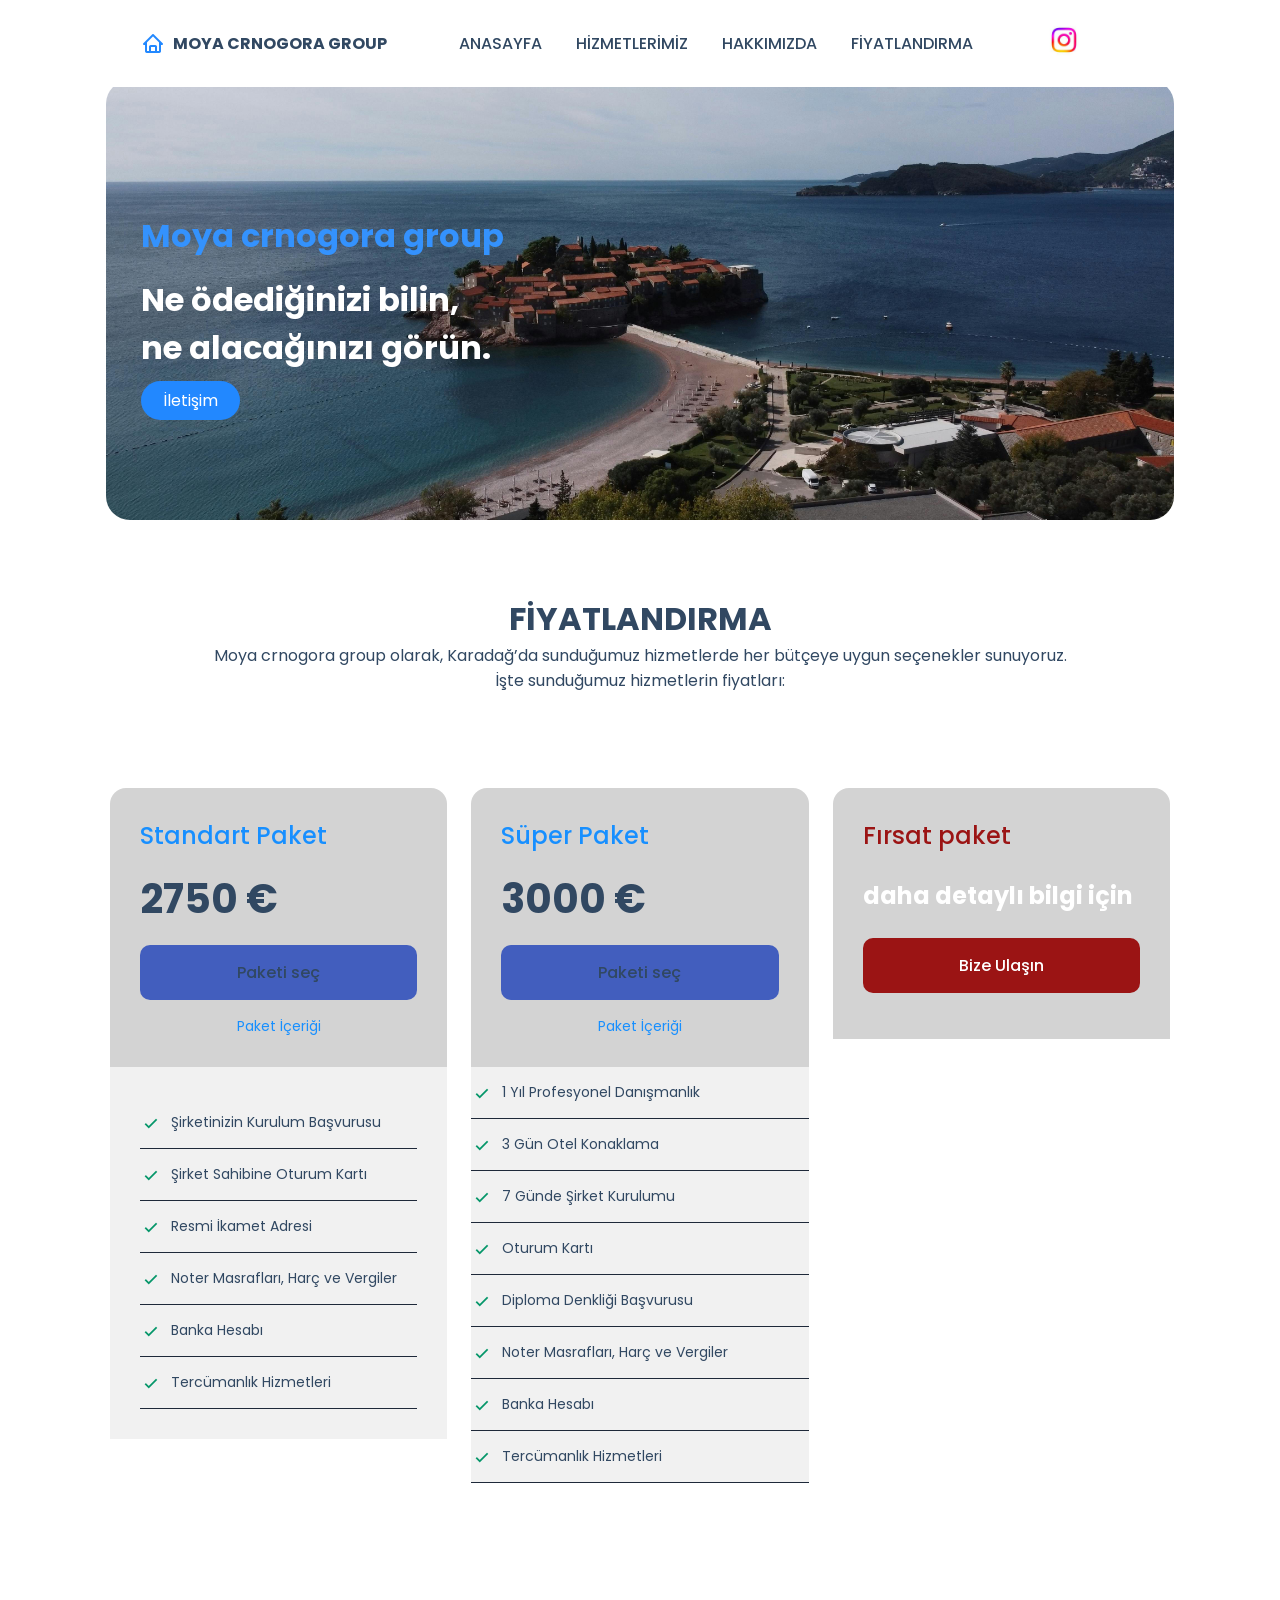
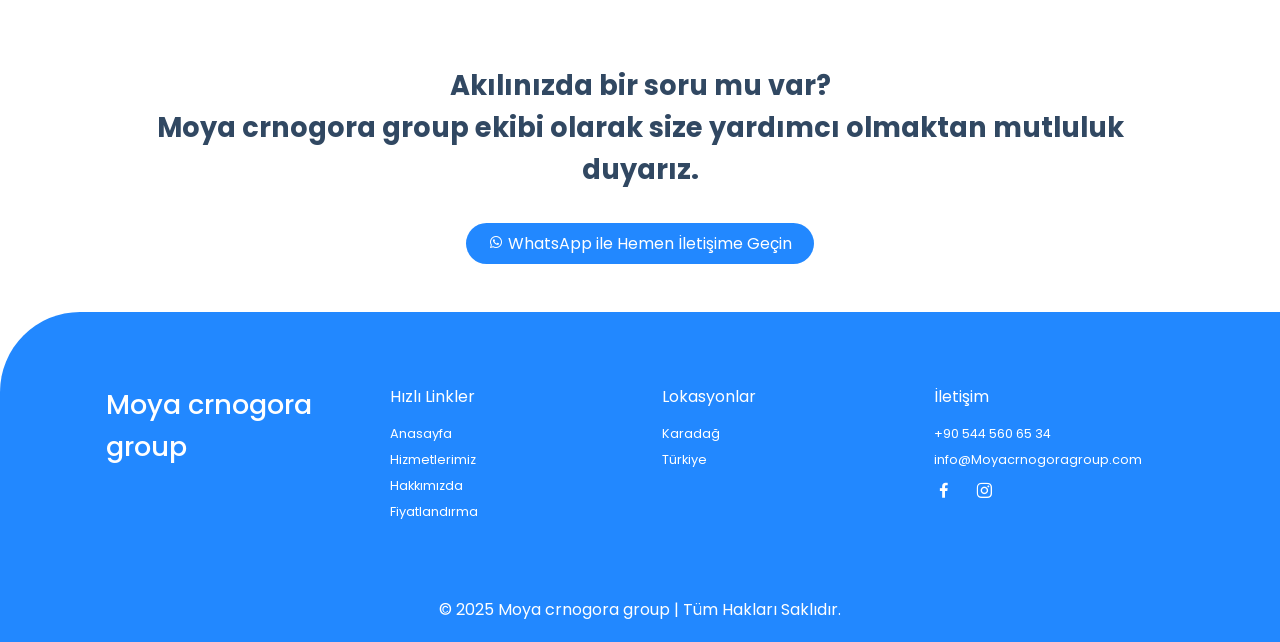
<file: Fiyatlandırma.html>
<!DOCTYPE html>
<html lang="tr">
<head>
    <meta charset="UTF-8">
    <meta http-equiv="X-UA-Compatible" content="IE=edge">
    <meta name="viewport" content="width=device-width, initial-scale=1.0">
    <title>Moya crnogora group</title>
    <!-- LInk To CSS -->
    <link rel="stylesheet" href="fiyatlarımız.css">
    <!-- Box Icons -->
    <link rel="stylesheet"
  href="https://cdn.jsdelivr.net/npm/boxicons@latest/css/boxicons.min.css">
</head>
<body>
    <!-- Navbar -->
    <header>
        <div class="nav container">
            <!-- Logo -->
            <a href="index.html" class="logo"><i class='bx bx-home'></i>Moya crnogora group</a>
            <!-- Menu Icon -->
            <input type="checkbox" name="" id="menu">
            <label for="menu" <i class='bx bx-menu' id="menu-icon"></i></label>
            <!-- Nav List -->
            <ul class="navbar">
              <li><a href="anasayfa.html">Anasayfa</a></li>
              <li><a href="hizmetler.html">Hizmetlerimiz</a></li>
              <li><a href="Hakkımızda.html">Hakkımızda</a></li>
              <li><a href="Fiyatlandırma.html">Fiyatlandırma</a></li>
          </ul>
            <!-- Log In Button -->
            <div class="profile"><a href="https://www.instagram.com/moyacrnogoragroup/">
              <img src="indir.jpg" alt="">
        </div>
        

    </header>
    <!-- Home -->
    <section class="home container" id="home">
        <div class="home-text">
            <h1>Moya crnogora group </h1>
            <h2>Ne ödediğinizi bilin,<br> ne alacağınızı görün.</h2>
            <a href="https://wa.me/905445606534" class="btn1">İletişim</a>
        </div>
        
    </section>

    <br>
<br>
<br>
<div class="FİYATLANDIRMA" data-aos="fade-up">
  <h1>FİYATLANDIRMA</h1>
  <p>
    Moya crnogora group olarak, Karadağ’da sunduğumuz hizmetlerde her bütçeye uygun seçenekler sunuyoruz.<br>
      İşte sunduğumuz hizmetlerin fiyatları:
  </p>
</div>




<section class="container1">
  
  <div class="price-plan">
      <!-- Temel Paket -->
      <div class="price-box" data-aos="fade-up">
          <div class="top-box">
              <h2 class="p-name single">Standart Paket</h2>
              <h2 class="price">2750 €</h2>
              <a href="https://wa.me/905445606534" class="btn single-btn">Paketi seç</a>
              <p>Paket İçeriği</p>
          </div>
          <div class="bottom-box1">
              
              <div class="p-box"><i class="bx bx-check"></i> <p>Şirketinizin Kurulum Başvurusu</p></div>
              <div class="p-box"><i class="bx bx-check"></i> <p>Şirket Sahibine Oturum Kartı</p></div>
              <div class="p-box"><i class="bx bx-check"></i> <p>Resmi İkamet Adresi</p></div>
              <div class="p-box"><i class="bx bx-check"></i> <p>Noter Masrafları, Harç ve Vergiler</p></div>
              <div class="p-box"><i class="bx bx-check"></i> <p>Banka Hesabı</p></div>
              <div class="p-box"><i class="bx bx-check"></i> <p>Tercümanlık Hizmetleri</p></div>
          </div>
      </div>

      <!-- Süper Paket -->
      <div class="price-box" data-aos="fade-up" data-aos-delay="150">
          <div class="top-box">
              <h2 class="p-name premium">Süper Paket</h2>
              <h2 class="price">3000 €</h2>
              
              <a href="https://wa.me/905445606534" class="btn premium-btn">Paketi seç</a>
              <p>Paket İçeriği</p>
          </div>
          <div class="bottom-box2">
              <div class="p-box"><i class="bx bx-check"></i> <p>1 Yıl Profesyonel Danışmanlık</p></div>
              <div class="p-box"><i class="bx bx-check"></i> <p>3 Gün Otel Konaklama</p></div>
              
              <div class="p-box"><i class="bx bx-check"></i> <p>7 Günde Şirket Kurulumu</p></div>
              
              <div class="p-box"><i class="bx bx-check"></i> <p>Oturum Kartı</p></div>
              <div class="p-box"><i class="bx bx-check"></i> <p>Diploma Denkliği Başvurusu</p></div>
              <div class="p-box"><i class="bx bx-check"></i> <p>Noter Masrafları, Harç ve Vergiler</p></div>
              <div class="p-box"><i class="bx bx-check"></i> <p>Banka Hesabı</p></div>
              <div class="p-box"><i class="bx bx-check"></i> <p>Tercümanlık Hizmetleri</p></div>
          </div>
      </div>

      <!-- Business Hosting -->
      <div class="price-box" data-aos="fade-up" data-aos-delay="300" ">
        <div class="top-box">
          <h2 class="p-name business" style="color: rgb(155, 20, 20);">Fırsat paket</h2>
          <br>
          <h2 class="daha" style="color: rgb(255, 255, 255);">daha detaylı bilgi için</h2>
          <br>
          <a href="https://wa.me/905445606534" class="btn business-btn" style="background-color: rgb(155, 20, 20); color: white;">Bize Ulaşın</a>
          <div class="bottom-box3">
             
          </div>
      </div>
  </div>
</section>





    <!-- Properties -->
  
    <!-- Newsletter -->
    <section class="newsletter container" data-aos="fade-up">
      <h2>Akılınızda bir soru mu var? <br><span>Moya crnogora group ekibi olarak size yardımcı olmaktan mutluluk duyarız.</span></h2>
      <a href="https://wa.me/905445606534" class="btn1" target="_blank">
        <i class='bx bxl-whatsapp'></i> WhatsApp ile Hemen İletişime Geçin
      </a>
    </section>
    
    <!-- Footer -->
    <section class="footer">
      <div class="footer-container container">
        <h2>Moya crnogora group</h2>
    
        <div class="footer-box">
          <h3>Hızlı Linkler</h3>
          <a href="anasayfa.html">Anasayfa</a>
          <a href="hizmetler.html">Hizmetlerimiz</a>
          <a href="Hakkımızda.html">Hakkımızda</a>
          <a href="Fiyatlandırma.html">Fiyatlandırma</a>
        </div>
    
        <div class="footer-box">
          <h3>Lokasyonlar</h3>
          <a href="#">Karadağ</a>
          <a href="#">Türkiye</a>
        </div>
    
        <div class="footer-box">
          <h3>İletişim</h3>
          <a href="tel:+905445606534">+90 544 560 65 34</a>
          <a href="mailto:info@montegate.com">info@Moyacrnogoragroup.com</a>
          <div class="social">
            <a href="#"><i class='bx bxl-facebook'></i></a>
            <a href="https://www.instagram.com/moyacrnogoragroup/"><i class='bx bxl-instagram'></i></a>
            
          </div>
        </div>
      </div>
    </section>
    
    <!-- Copyright -->
    <div class="copyright">
      <p>&#169; 2025 Moya crnogora group | Tüm Hakları Saklıdır.</p>
    </div>
    
    <script src="https://unpkg.com/aos@2.3.1/dist/aos.js"></script>
    <script>
      AOS.init({
        duration: 1000,
        once: true
      });
    </script>
</file>
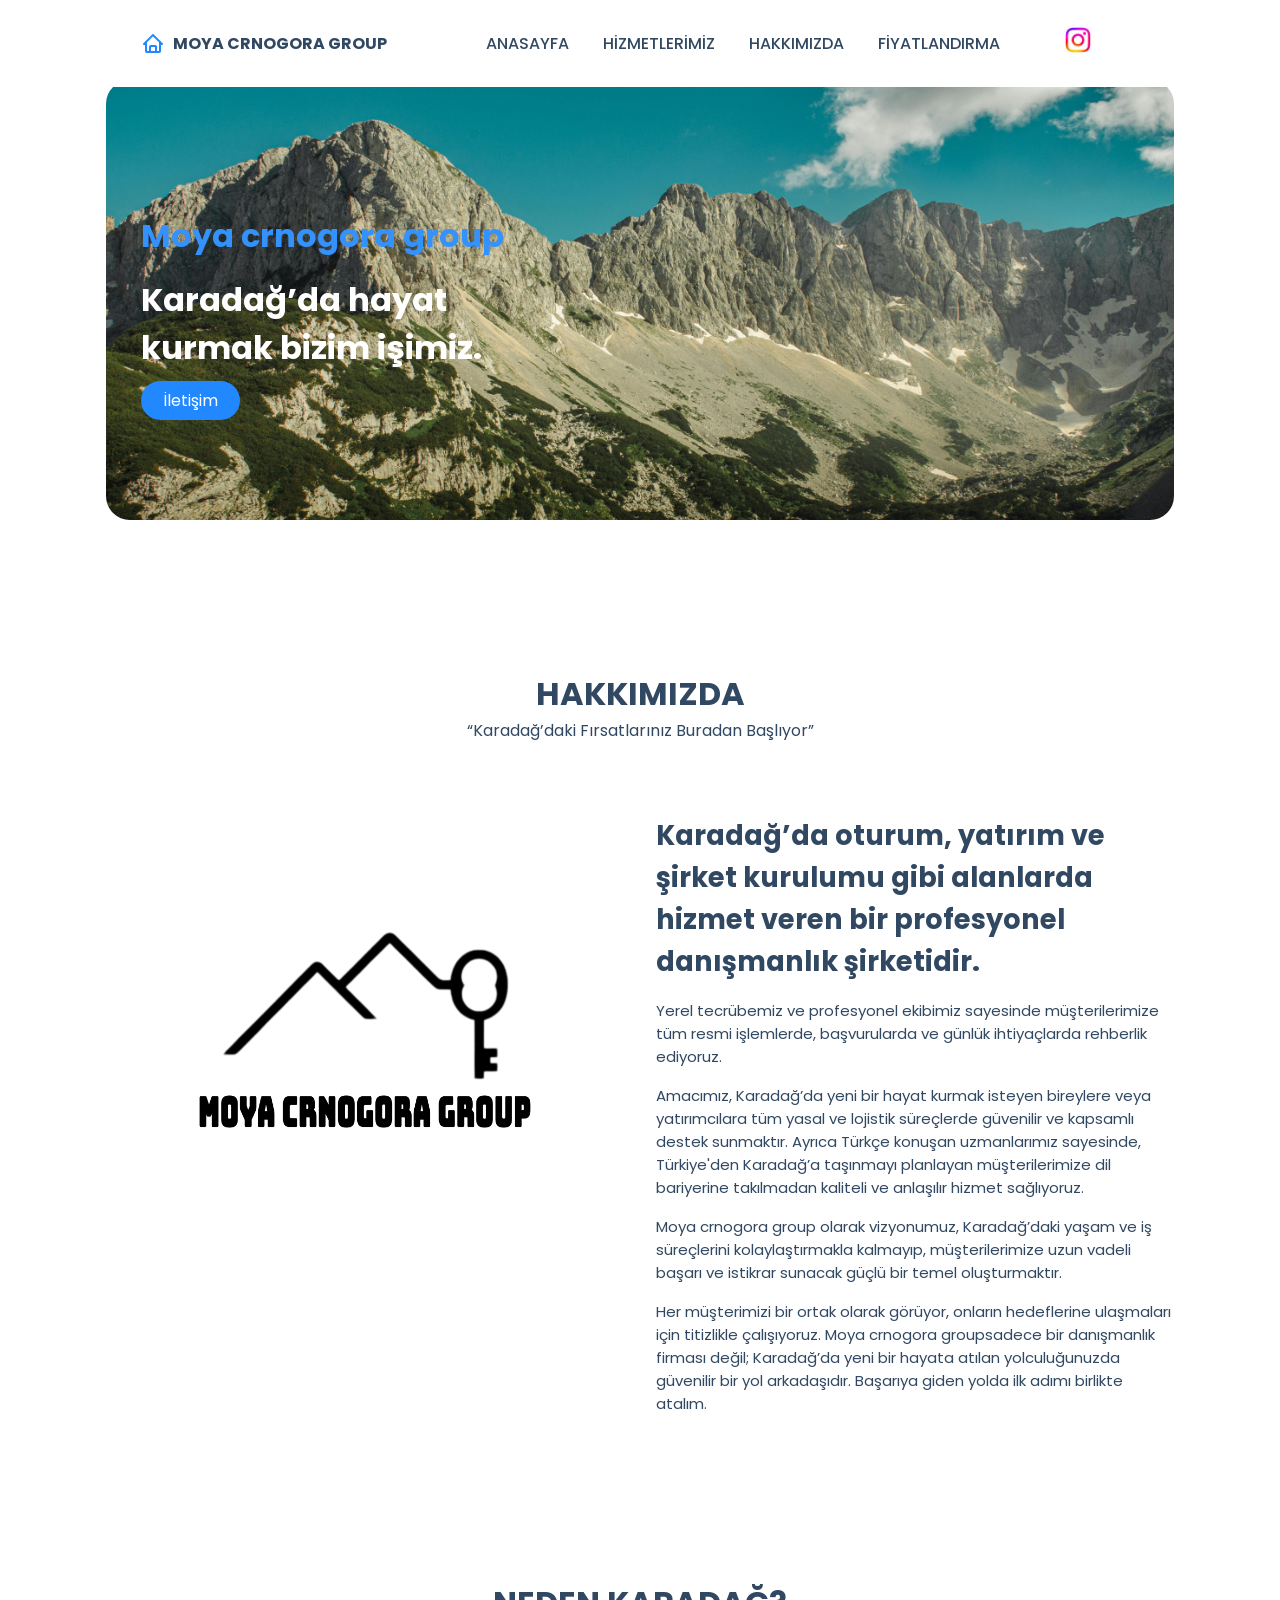
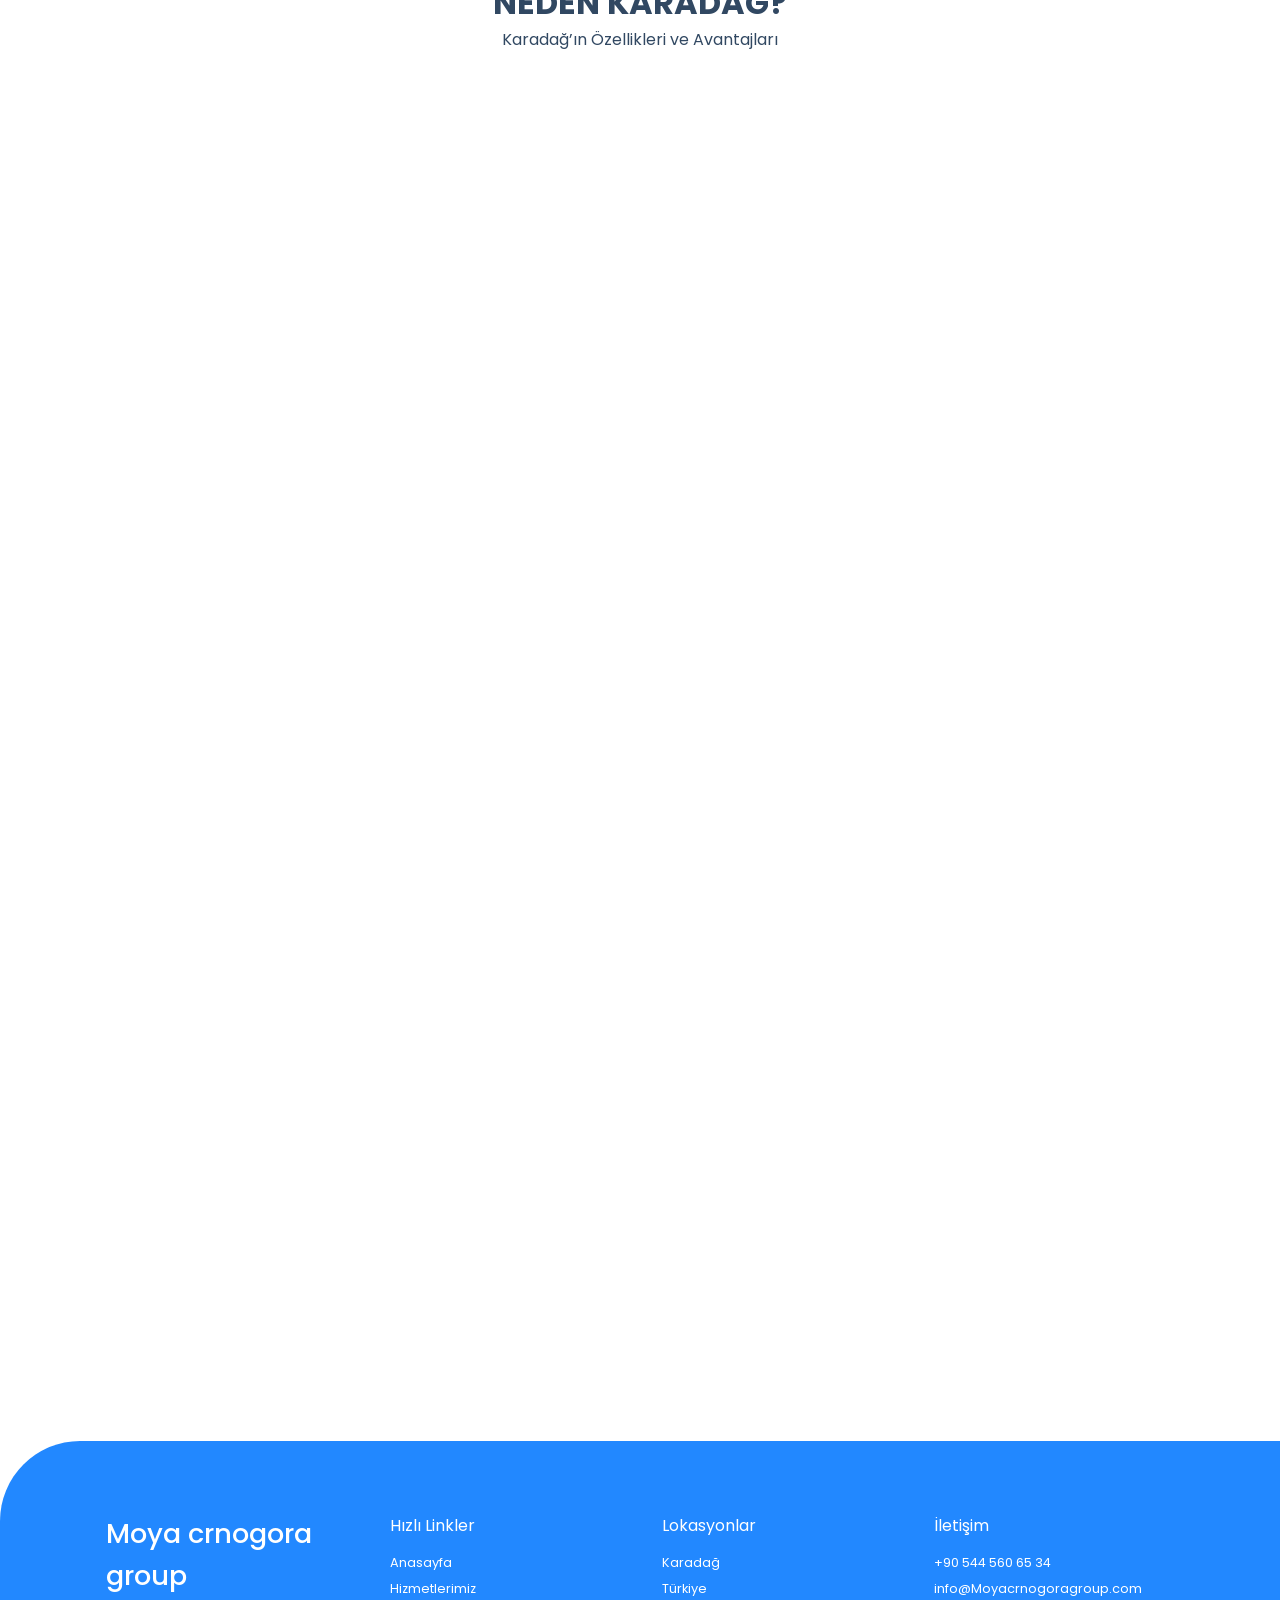
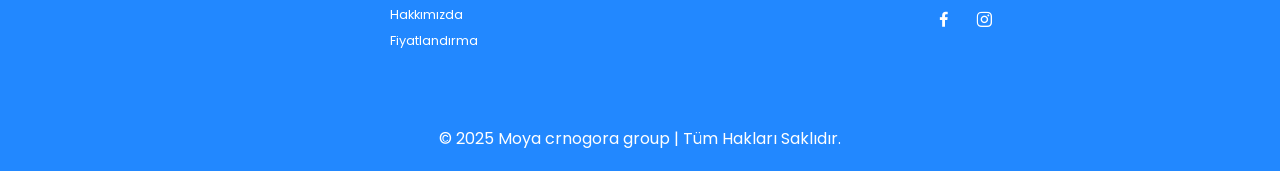
<file: Hakkımızda.html>
<!DOCTYPE html>
<html lang="tr">
<head>
    <meta charset="UTF-8">
    <meta http-equiv="X-UA-Compatible" content="IE=edge">
    <meta name="viewport" content="width=device-width, initial-scale=1.0">
    <title>Moya crnogora group</title>
    <!-- LInk To CSS -->
    <link rel="stylesheet" href="hakkımızda.css">
    <!-- Box Icons -->
    <link rel="stylesheet"
  href="https://cdn.jsdelivr.net/npm/boxicons@latest/css/boxicons.min.css">
  <link href="https://unpkg.com/aos@2.3.1/dist/aos.css" rel="stylesheet">
</head>
<body>
    <!-- Navbar -->
    <header>
        <div class="nav container">
            <!-- Logo -->
            <a href="index.html" class="logo"><i class='bx bx-home'></i>Moya crnogora group</a>
            <!-- Menu Icon -->
            <input type="checkbox" name="" id="menu">
            <label for="menu"><i class='bx bx-menu' id="menu-icon"></i></label>
            <!-- Nav List -->
            <ul class="navbar">
                <li><a href="anasayfa.html">Anasayfa</a></li>
                <li><a href="hizmetler.html">Hizmetlerimiz</a></li>
                <li><a href="Hakkımızda.html">Hakkımızda</a></li>
                <li><a href="Fiyatlandırma.html">Fiyatlandırma</a></li>
            </ul>
            <!-- insta In Button -->
            <div class="profile"><a href="https://www.instagram.com/moyacrnogoragroup/">
              <img src="indir.jpg" alt="">
        </div>
        

    </header>
    <!-- Home -->
    <section class="home container" id="home">
        <div class="home-text">
            <h1>Moya crnogora group </h1>
            <h2>Karadağ’da hayat  <br>kurmak bizim işimiz.</h2>
            <a href="https://wa.me/905445606534" class="btn1">İletişim</a>
        </div>
        
    </section>

    <br>
<br>
<br>
<br>
<br>
<br>


    <div class="HAKKIMIZDA">

        <h1>HAKKIMIZDA</h1>
      
      
        <p>“Karadağ’daki Fırsatlarınız Buradan Başlıyor”</p>
        
        
      </div>

    
    <!-- About -->
    <section class="about container" id="about">
        <div class="about-img"  data-aos="fade-right">
            <img src="logo.png" alt="">
        </div>
        
        <div class="about-text">
            
            <h2>Karadağ’da oturum, yatırım ve şirket kurulumu gibi alanlarda<br> hizmet veren bir profesyonel danışmanlık şirketidir.</h2>
            <p>  Yerel tecrübemiz ve profesyonel ekibimiz sayesinde müşterilerimize tüm resmi işlemlerde, başvurularda ve günlük ihtiyaçlarda rehberlik ediyoruz.</p>
            <p>Amacımız, Karadağ’da yeni bir hayat kurmak isteyen bireylere veya yatırımcılara tüm yasal ve lojistik süreçlerde güvenilir ve kapsamlı destek sunmaktır.
              Ayrıca Türkçe konuşan uzmanlarımız sayesinde, Türkiye'den Karadağ’a taşınmayı planlayan müşterilerimize dil
               bariyerine takılmadan kaliteli ve anlaşılır hizmet sağlıyoruz. </p>
              <p>Moya crnogora group olarak vizyonumuz, Karadağ’daki yaşam ve iş süreçlerini kolaylaştırmakla kalmayıp,
                 müşterilerimize uzun vadeli başarı ve istikrar sunacak güçlü bir temel oluşturmaktır. </p>
                 <p>Her müşterimizi bir ortak olarak görüyor, onların hedeflerine ulaşmaları için titizlikle çalışıyoruz.
                  Moya crnogora groupsadece bir danışmanlık firması değil; Karadağ’da yeni
                   bir hayata atılan yolculuğunuzda güvenilir bir yol arkadaşıdır. Başarıya giden yolda ilk adımı birlikte atalım. </p>

            
        </div>

        
    </section>
   
    
<br>
<br><br>
<br>

    <!-- Sales -->
   
   
    





    <div class="NEDENKARADAĞ"  data-aos="fade-up">

        <h1>NEDEN KARADAĞ?</h1>
        <p>Karadağ’ın Özellikleri ve Avantajları
        </p>
        
                </div>


    <section class="specs" id="specs">
       
        <br>
       
    
        <!-- Specs Content -->
        <div class="specs-container container">
            <div class="specs-details">
                <div class="box" data-aos="zoom-in-up">
                  <i class='bx bx-landscape'></i>
                    <h3>Eşsiz Doğal Güzellikler</h3>
                    <p>Karadağ, yüksek dağlar, göller ve Adriyatik Denizi’ne uzanan plajları ile ünlüdür.
                         Kotor Körfezi ve Durmitor Milli Parkı gibi UNESCO Dünya Mirası alanları, ülkenin doğal zenginliklerini yansıtır.</p>
                </div>
                
                <div class="box"data-aos="zoom-in-up" data-aos-delay="200">
                  <i class='bx bx-world'></i>
                    <h3>Stratejik Konum</h3>
                    <p>Karadağ, Avrupa’nın kalbinde yer alır ve hem Batı Avrupa’ya hem de Balkanlar’a kolay erişim sağlar.
                         Bu, ülkeyi iş ve ticaret açısından cazip kılar.</p>
                </div>
            </div>
            
            <div class="specs-img" data-aos="fade-left">
                <img src="neden1.jpg" alt="photp" style="border-radius: 30px;">
            </div>
        </div>
        <br>
        <div class="specs-container container">
            <div class="specs-details">
                <div class="box"data-aos="zoom-in-up">
                  <i class='bx bx-dollar-circle'></i>

                    <h3>Düşük Vergi Oranları</h3>
                    <p>Karadağ, düşük kurumsal vergi oranları ve vergi avantajları sunarak yabancı yatırımcıları çeker.
                         Bu özellik, şirket kurma ve işletme maliyetlerini minimize eder.</p>
                </div>
                
                <div class="box"data-aos="zoom-in-up" data-aos-delay="200">
                  <i class='bx bx-euro'></i>>
                    <h3>Avrupa Birliği’ne Katılım İhtimali</h3>
                    <p>Karadağ, Avrupa Birliği’ne katılma sürecinde olan bir ülkedir. Bu, gelecekte daha fazla ekonomik fırsat ve entegrasyon anlamına gelir.</p>
                </div>
            </div>
            <div class="specs-img"data-aos="fade-right">
                <img src="neden2.jpg" alt="photp" style="border-radius: 30px;">
            </div>
        </div>
    </section>
    <br>
    <br>
   

   
    
    <!-- Newsletter -->
    <section class="newsletter container" data-aos="fade-up">
      <h2>Akılınızda bir soru mu var? <br><span>Moya crnogora group ekibi olarak size yardımcı olmaktan mutluluk duyarız.</span></h2>
      <a href="https://wa.me/905445606534" class="btn1" target="_blank">
        <i class='bx bxl-whatsapp'></i> WhatsApp ile Hemen İletişime Geçin
      </a>
    </section>
    <br>
    <br>
    
    <!-- Footer -->
    <section class="footer">
      <div class="footer-container container">
        <h2>Moya crnogora group</h2>
    
        <div class="footer-box">
          <h3>Hızlı Linkler</h3>
          <a href="anasayfa.html">Anasayfa</a>
          <a href="hizmetler.html">Hizmetlerimiz</a>
          <a href="Hakkımızda.html">Hakkımızda</a>
          <a href="Fiyatlandırma.html">Fiyatlandırma</a>
        </div>
    
        <div class="footer-box">
          <h3>Lokasyonlar</h3>
          <a href="#">Karadağ</a>
          <a href="#">Türkiye</a>
        </div>
    
        <div class="footer-box">
          <h3>İletişim</h3>
          <a href="tel:+905445606534">+90 544 560 65 34</a>
          <a href="mailto:info@montegate.com">info@Moyacrnogoragroup.com</a>
          <div class="social">
            <a href="#"><i class='bx bxl-facebook'></i></a>
            <a href="https://www.instagram.com/moyacrnogoragroup/"><i class='bx bxl-instagram'></i></a>
            
          </div>
        </div>
      </div>
    </section>
    
    <!-- Copyright -->
    <div class="copyright">
      <p>&#169; 2025 Moya crnogora group | Tüm Hakları Saklıdır.</p>
    </div>
    
    <script src="https://unpkg.com/aos@2.3.1/dist/aos.js"></script>
    <script>
      AOS.init({
        duration: 1000,
        once: true
      });
    </script>
</file>
<file: fiyatlarımız.css>
/* Google Fonts */
@import url("https://fonts.googleapis.com/css2?family=Poppins:wght@400;500;600;700&display=swap");
* {
  font-family: "Poppins", sans-serif;
  margin: 0;
  padding: 0;
  box-sizing: border-box;
  scroll-behavior: smooth;
  scroll-padding-top: 3rem;
  list-style: none;
  text-decoration: none;
}
/* Variables */
:root {
  --main-color: #2288ff;
  --second-color: #192f6a;
  --text-color: #314862;
  --bg-color: #fff;

  /* Box Shadow */
  --box-shadow: 2px 2px 18px rgb(14 52 54 / 15%);
}
img {
  width: 100%;
}
body {
  color: var(--text-color);
}
section {
  padding: 4.5rem 0 3rem;
}
.container {
  max-width: 1068px;
  margin-left: auto;
  margin-right: auto;
}
header {
  display: block;
  width: 100%;
  background: var(--bg-color);
  position: fixed;
  top: 0;
  left: 0;
  z-index: 100;
}
.nav {
  display: flex;
  align-items: center;
  justify-content: space-between;
  padding: 20px 35px;
}
.logo {
  display: flex;
  align-items: center;
  column-gap: 0.5rem;
  font-size: 1rem;
  font-weight: 700;
  color: var(--text-color);
  text-transform: uppercase;
}
.logo .bx {
  font-size: 24px;
  color: var(--main-color);
}
.navbar {
  display: flex;
}
.navbar a {
  padding: 8px 17px;
  color: var(--text-color);
  font-size: 1rem;
  text-transform: uppercase;
  font-weight: 500;
}
.navbar a:hover {
  color: var(--main-color);
}
#menu-icon {
  font-size: 24px;
  cursor: pointer;
  display: none;
}
#menu {
  display: none;
}
.profile {
  display: flex;
  align-items: center;
  column-gap: 0.5rem;
  cursor: pointer;
}
.profile img {
  width: 40px;
  height: 40px;
  object-fit: cover;
  object-position: center;
  border-radius: 50%;
}
.profile span {
  font-size: 13px;
  font-weight: 500;
}


.btn1 {
  padding: 8px 22px;
  background: var(--main-color);
  color: var(--bg-color);
  border-radius: 5rem;
  animation: slideInUp 1s ease forwards;
  animation-delay: 0.4s;
  opacity: 0;
}
@keyframes slideInUp {
  0% {
    transform: translateY(40px);
    opacity: 0;
  }
  100% {
    transform: translateY(0);
    opacity: 1;
  }
}
.btn:hover {
  background: #3492fd;
}
/* Home */
.home {
  margin-top: 5rem;
  background: url(home1.jpg);
  background-repeat: no-repeat;
  background-size: cover;
  background-position: center;
  height: 440px;
  border-radius: 1.5rem;
  display: flex;
  align-items: center;
}
.home-text {
  padding-left: 35px;
}
.home-text h1 {
  font-size: 2rem;
  margin-bottom: 1rem;
  color: #3492fd;
  animation: slideInLeft 1s ease forwards;
  opacity: 0;
}
.home-text h2 {
  color:#ffffff ;
  font-size: 2rem;
  margin-bottom: 1rem;
  animation: slideInRight 1s ease forwards;
  animation-delay: 0.3s;
  opacity: 0;
}
@keyframes slideInLeft {
  0% {
    transform: translateX(-100px);
    opacity: 0;
  }
  100% {
    transform: translateX(0);
    opacity: 1;
  }
}

@keyframes slideInRight {
  0% {
    transform: translateX(100px);
    opacity: 0;
  }
  100% {
    transform: translateX(0);
    opacity: 1;
  }
}




.HAKKIMIZDA{
  text-align: center;
}
.HAKKIMIZDA h1 {
  animation: fadeDown 1s ease forwards;
  opacity: 0;
}

/* Altındaki slogan */
.HAKKIMIZDA p {
  animation: fadeUp 1s ease forwards;
  animation-delay: 0.3s;
  opacity: 0;
}

.Hizmetlerimiz{
  text-align: center;
}
.NEDENKARADAĞ{
  text-align: center;
}
.FİYATLANDIRMA{
  text-align: center;
}

.fade-up-left{
  text-align: center;
}

.about {
  display: grid;
  grid-template-columns: repeat(auto-fit, minmax(18rem, auto));
  gap: 2rem;
}
.about-img img {
  border-radius: 3rem 0 3rem 3rem;
  animation: slideInLeft 1s ease forwards;
  opacity: 0;
}
@keyframes slideInLeft {
  0% {
    transform: translateX(-100px);
    opacity: 0;
  }
  100% {
    transform: translateX(0);
    opacity: 1;
  }
}
.about-text span {
  font-size: 1rem;
  text-transform: uppercase;
  font-weight: 500;
  color: var(--main-color);
}
.about-text h2 {
  font-size: 1.7rem;
  animation: slideInRight 1s ease forwards;
  opacity: 0;
}
.about-text p {
  font-size: 0.938rem;
  margin: 1rem 0 1rem;
  animation: fadeUp 1s ease forwards;
  animation-delay: 0.3s;
  opacity: 0;
}
@keyframes fadeDown {
  0% {
    transform: translateY(-40px);
    opacity: 0;
  }
  100% {
    transform: translateY(0);
    opacity: 1;
  }
}

@keyframes fadeUp {
  0% {
    transform: translateY(40px);
    opacity: 0;
  }
  100% {
    transform: translateY(0);
    opacity: 1;
  }
}
.Hizmetlerimiz h1 {
  animation: fadeDown 1s ease forwards;
  opacity: 0;
}

/* Hizmetlerimiz açıklama paragrafı */
.Hizmetlerimiz p {
  animation: fadeUp 1s ease forwards;
  animation-delay: 0.3s;
  opacity: 0;
}
.sales {
  display: grid;
  grid-template-columns: repeat(auto-fit, minmax(240px, auto));
  gap: 2.4rem;
}
.sales .box {
  padding: 20px;
  background: var(--bg-color);
  box-shadow: var(--box-shadow);
  text-align: center;
  border-radius: 2rem;
  animation: fadeZoomIn 0.8s ease forwards;
  opacity: 0;
}


.sales .box:hover{
  background: var(--main-color);
  color: var(--bg-color);
  transition: 0.4s all linear;
}
@keyframes fadeDown {
  0% { transform: translateY(-40px); opacity: 0; }
  100% { transform: translateY(0); opacity: 1; }
}

@keyframes fadeUp {
  0% { transform: translateY(40px); opacity: 0; }
  100% { transform: translateY(0); opacity: 1; }
}



.sales .box .bx {
  padding: 10px;
  border-radius: 50%;
  background: #f6f6fe;
  color: var(--main-color);
  font-size: 20px;
}
.sales .box h3 {
  font-size: 1.1rem;
  margin: 1rem 0 0.4rem;
}
.sales .box p {
  font-size: 00.938rem;
}

.specs-container {
  display: grid;
  grid-template-columns: repeat(2, 1fr);
  gap: 1rem;
  align-items: center;
  min-height: 400px; /* يمكنك تعديل الرقم حسب الحاجة */
}

.specs-details {
  display: grid;
  row-gap: 1.4rem;
  text-align: center;
  
}

 


.specs-details .box .bx {
  font-size: 1.6rem;
 
}
.specs-details .box h3 {
  font-size: 1rem;
}
.specs-details p {
  margin-top: 0.5rem;
}
.specs-img  {
  width: 100%;
  height: auto;
  border-radius: 30px;
  object-fit: cover;
  display: block;
}
@media (max-width: 768px) {
  .specs-container {
    grid-template-columns: 1fr;
    text-align: center;
  }

  .specs-img {
    order: -1; /* لجعل الصورة تظهر قبل النص في الهاتف */
    margin-bottom: 1rem;
  }

  .specs-img img {
    width: 100%;
    height: auto;
    border-radius: 20px;
    object-fit: cover;
  }

  .specs-details {
    row-gap: 1.2rem;
  }

  .specs-details .box {
    padding: 0 1rem;
  }
}

  
.container1 {
  min-height: 100vh;
  max-width: 1060px;
  width: 100%;
  margin: auto;
  display: grid;
  grid-template-columns: 1fr;
  align-content: center;
  padding: 2rem 0 3rem;
  border-radius: 20px;
  
  
}
.heading1 {
  text-align: center;
  font-size: 1.8rem;
  font-weight: 500;
  margin-bottom: 2rem;
  
}
.price-plan {
  display: grid;
  grid-template-columns: repeat(auto-fit, minmax(337px, auto));
  gap: 1.5rem;
  
  
}
.price-box {
  background: var(--container-color);
  border-radius: 1rem;
  transition: 0.5s all cubic-bezier(0.075, 0.82, 0.165, 1);
  
  
}
.price-box:hover {
  transform: scale(1.02);
  transition: 0.5s all cubic-bezier(0.075, 0.82, 0.165, 1);
  
}
.top-box {
  padding: 30px;
  border-radius: 1rem 1rem 0 0;
  background: var(--body-alter-color);
  background-color:rgb(211, 211, 211) ;
  

}
.p-name {
  font-size: 1.5rem;
  font-weight: 500;
}
.single {
  color: #178fff;
}
.price {
  font-size: 2.5rem;
  margin: 1rem 0;
}
.price span {
  font-size: 1.075rem;
  font-weight: 500;
  color: rgb(160 164 194);
}
.btn {
  color: var(--text-color);
  background: rgba(30, 66, 185, 0.8);
  font-size: 1rem;
  font-weight: 500;
  display: flex;
  justify-content: center;
  padding: 15px;
  border-radius: 10px;
  text-decoration: none;
  margin-bottom: 1rem;
}
.btn:hover {
  transition: 0.3s all ease;
}
.single-btn:hover {
  background:rgb(79 70 228 / 80%);
}
.top-box p {
  font-size: 0.875rem;
  color: #178fff;
  text-align: center;
  
}
.bottom-box1 {
  padding: 30px;
  background-color: #f1f1f1;
  
}
.p-box {
  display: flex;
  align-items: center;
  column-gap: 10px;
  padding: 15px 0;
  border-bottom: 1px solid rgb(30 41 58);
}
.p-box .bx {
  font-size: 21px;
  color: rgb(5 150 105);
}
.p-box p {
  font-size: 0.875rem;
  font-weight: 400;
}
.bottom-box2{
  background-color: #f1f1f1;

}
.premium {
  color:  #178fff;
}
.premium-btn {
  background: rgba(30, 66, 185, 0.8);
}
.premium-btn:hover {
  background: rgb(79 70 228 / 80%);
}
.bottom-box3{
  background-color: #f1f1f1;
  
}

.business {
  color: #178fff;
}
.business-btn {
  background: rgba(30, 66, 185, 0.8);
}
.business-btn:hover {
  background: rgb(79 70 228 / 80%);
}
/* Responsive */
@media (max-width: 1050px) {
  .price-plan {
    margin: 0 auto;
    width: 90%;
  }
}
@media (max-width: 400px) {
  .price-plan {
    grid-template-columns: 1fr;
  }
}
.products {
  max-width: 968px;
  margin-left: auto;
  margin-right: auto;
}
.products .box h2 {
  color: #2288ff;
}


.products-conatiner {
  display: grid;
  grid-template-columns: repeat(auto-fit, minmax(260px, auto));
  gap: 1.5rem;
  margin-top: 2rem;
}
.products-conatiner .box {
  padding: 20px;
  box-shadow: 1px 2px 11px 4px rgb(14 55 54 / 15%);
  border-radius: 0.5rem;
  position: relative;
}
.products-conatiner .box img {
  width: 100%;
  height: 200px;
  object-fit: contain;
  object-position: center;
}
.products-conatiner .box span {
  font-weight: 500;
  font-size: 13px;
}
.products-conatiner .box h2 {
  font-size: 1.2rem;
  font-weight: 600;
}
.products-conatiner .box .price {
  font-size: 1rem;
  font-weight: 600;
  margin-top: 0.5rem;
  color: var(--light-orange-color);
}
.products-conatiner .box .price span {
  color: var(--text-color);
}
.products-conatiner .box .bx-cart-alt {
  position: absolute;
  right: 0;
  bottom: 0;
  padding: 10px;
  background: var(--green-color);
  color: var(--bg-color);
  font-size: 20px;
  border-radius: 0.5rem 0 0.5rem 0;
}
.products-conatiner .box .bx-cart-alt:hover {
  background: var(--orange-color);
  transition: 0.2s all linear;
}
.products-conatiner .box .bx-heart {
  position: absolute;
  top: 1rem;
  right: 1rem;
  font-size: 20px;
  color: var(--light-orange-color);
}
.products-conatiner .box .discount {
  position: absolute;
  top: 1rem;
  left: 0;
  background: var(--light-orange-color);
  color: var(--bg-color);
  padding: 4px 18px;
  clip-path: polygon(100% 0%, 75% 50%, 100% 100%, 0 100%, 0% 50%, 0 0);
}



/* Properties */
.heading {
  text-align: center;
  margin-bottom: 2rem;
}
.heading span {
  font-weight: 500;
  color: var(--main-color);
}
.heading h2 {
  font-size: 1.7rem;
}
.heading p {
  font-size: 0.938rem;
}
.properties {
  background: #fbfbfb;
  border-radius: 2rem;
}
.properties-container {
  display: grid;
  grid-template-columns: repeat(auto-fit, minmax(240px, auto));
  gap: 3rem;
  padding: 0 50px;
}
.properties-container .box {
  background: var(--bg-color);
  padding: 10px;
  border-radius: 1rem;
  box-shadow: var(--box-shadow);
}
.properties-container .box:hover {
  transform: translateY(-10px);
  transition: 0.5s;
}
.properties-container .box img {
  border-radius: 1rem;
  height: 220px;
  object-fit: cover;
  object-position: center;
}
.properties-container .box h3 {
  font-size: 1rem;
  font-weight: 600;
  float: right;
}
.properties-container .box .content {
  display: flex;
  justify-content: space-between;
  margin-top: 2rem;
}
.properties-container .box .content .text h3 {
  font-weight: 500;
}
.properties-container .box .content .text p {
  font-size: 0.8rem;
}
.properties-container .box .content .icon {
  display: flex;
  align-items: center;
  column-gap: 1rem;
}
.properties-container .box .content .icon .bx {
  display: flex;
  align-items: center;
  font-size: 20px;
}
.properties-container .box .content .icon span {
  font-size: 12px;
  font-weight: 500;
  margin-left: 4px;
}
.newsletter {
  display: flex;
  flex-direction: column;
  align-items: center;
  row-gap: 2rem;
  justify-content: center;
  text-align: center;
}
.newsletter h2 {
  font-size: 1.7rem;
}
.newsletter form {
  background: var(--bg-color);
  box-shadow: var(--box-shadow);
  padding: 6px 10px;
  border-radius: 5rem;
}
.newsletter form input {
  border: none;
  outline: none;
  font-size: 1rem;
}
.newsletter #email-box {
  width: 280px;
}
.newsletter .btn {
  padding: 12px 34px;
  font-weight: 500;
  text-transform: uppercase;
}
.footer {
  background: var(--main-color);
  color: var(--bg-color);
  border-radius: 5rem 0 0 0;
}
.footer-container {
  display: grid;
  grid-template-columns: repeat(auto-fit, minmax(240px, auto));
  gap: 2rem;
}
.footer-container h2 {
  font-size: 1.7rem;
  font-weight: 500;
}
.footer-box {
  display: flex;
  flex-direction: column;
}
.footer-box h3 {
  margin-bottom: 1rem;
  font-size: 1rem;
  font-weight: 400;
}
.footer-box a {
  font-size: 0.8rem;
  color: var(--bg-color);
  font-weight: 400;
  margin-bottom: 0.5rem;
}
.footer-box a:hover {
  color: var(--text-color);
}
.social a {
  font-size: 20px;
  margin-right: 1rem;
}
.social a:hover {
  color: var(--second-color);
}
.copyright {
  padding: 20px;
  text-align: center;
  color: var(--bg-color);
  background: var(--main-color);
}
/* Log IN */
.login {
  display: grid;
  grid-template-columns: 0.4fr 1fr;
  align-items: center;
  min-height: 100vh;
  margin-top: 2rem;
}
.login-container {
  display: flex;
  flex-direction: column;
  row-gap: 1rem;
}
.login-container h2 {
  font-size: 1.4rem;
}
.login-container p {
  font-size: 0.9rem;
}
.login-container form {
  display: flex;
  flex-direction: column;
}
.login-container form span {
  font-size: 0.9rem;
  color: #8a8a8a;
  margin-bottom: 4px;
}
.login-container form input {
  border: 1px solid #8a8a8a;
  outline: none;
  padding: 10px;
  margin-bottom: 1rem;
  background: var(--bg-color);
}
.login-container form .buttom {
  outline: none;
  border: none;
  background: var(--main-color);
  color: var(--bg-color);
  font-size: 0.85rem;
  font-weight: 500;
}
.login-container form .buttom:hover {
  background: #3492fd;
}
.login-container form a {
  font-size: 0.9rem;
  text-align: right;
}
.login-container .btn {
  border-radius: 0;
  text-align: center;
}
/* Making Responsive */
@media (max-width: 1080px) {
  .container {
    margin-left: 1rem;
    margin-right: 1rem;
  }
}
@media (max-width: 880px) {
  section {
    padding: 4rem 0 3rem;
  }
  .properties-container {
    grid-template-columns: repeat(auto-fit, minmax(200px, auto));
    gap: 1rem;
    padding: 0 10px;
  }
  .footer-container {
    grid-template-columns: repeat(auto-fit, minmax(200px, auto));
    gap: 1rem;
  }
  .login {
    grid-template-columns: 0.6fr 1fr;
  }
}
@media (max-width: 768px) {
  .nav {
    padding: 10px 0;
  }
  #menu-icon {
    display: initial;
  }
  .navbar {
    position: absolute;
    top: 100%;
    right: 0;
    left: 0;
    display: flex;
    flex-direction: column;
    background: var(--second-color);
    text-align: center;
    clip-path: circle(0% at 100% 1%);
    transition: 0.6s;
  }
  .navbar a {
    display: block;
    margin: 1rem;
    padding: 20px;
    color: var(--bg-color);
  }
  .navbar a:hover {
    background: var(--main-color);
    color: var(--bg-color);
    transition: 0.2s;
  }
  #menu:checked ~ .navbar {
    clip-path: circle(144% at 100% 1%);
  }
  .about-text span {
    font-size: 0.9rem;
  }
  .about-text h2,
  .heading h2,
  .newsletter h2 {
    font-size: 1.4rem;
  }
}
@media (max-width: 638px) {
  .about-text {
    text-align: center;
  }
  .about-img {
    order: 2;
  }
  .login {
    grid-template-columns: 0.8fr 1fr;
  }
  .login {
    margin-top: 3rem;
  }
}
@media (max-width: 572px) {
  .login-image {
    display: none;
  }
  .login {
    justify-content: center;
    grid-template-columns: 1fr;
  }
}
@media (max-width: 442px) {
  .home-text {
    padding-left: 14px;
  }
  .home-text h1 {
    font-size: 1.7rem;
  }
  .about-text h2,
  .heading h2,
  .newsletter h2 {
    font-size: 1.2rem;
  }
  .properties-container {
    padding: 0;
  }
  .newsletter #email-box {
    width: 140px;
  }
  .footer {
    border-radius: 3rem 0 0 0;
  }
}
</file>
<file: hakkımızda.css>
/* Google Fonts */
@import url("https://fonts.googleapis.com/css2?family=Poppins:wght@400;500;600;700&display=swap");
* {
  font-family: "Poppins", sans-serif;
  margin: 0;
  padding: 0;
  box-sizing: border-box;
  scroll-behavior: smooth;
  scroll-padding-top: 3rem;
  list-style: none;
  text-decoration: none;
}
/* Variables */
:root {
  --main-color: #2288ff;
  --second-color: #192f6a;
  --text-color: #314862;
  --bg-color: #fff;

  /* Box Shadow */
  --box-shadow: 2px 2px 18px rgb(14 52 54 / 15%);
}
img {
  width: 100%;
}
body {
  color: var(--text-color);
}
section {
  padding: 4.5rem 0 3rem;
}
.container {
  max-width: 1068px;
  margin-left: auto;
  margin-right: auto;
}
header {
  display: block;
  width: 100%;
  background: var(--bg-color);
  position: fixed;
  top: 0;
  left: 0;
  z-index: 100;
}
.nav {
  display: flex;
  align-items: center;
  justify-content: space-between;
  padding: 20px 35px;
}
.logo {
  display: flex;
  align-items: center;
  column-gap: 0.5rem;
  font-size: 1rem;
  font-weight: 700;
  color: var(--text-color);
  text-transform: uppercase;
}
.logo .bx {
  font-size: 24px;
  color: var(--main-color);
}
.navbar {
  display: flex;
}
.navbar a {
  padding: 8px 17px;
  color: var(--text-color);
  font-size: 1rem;
  text-transform: uppercase;
  font-weight: 500;
}
.navbar a:hover {
  color: var(--main-color);
}
#menu-icon {
  font-size: 24px;
  cursor: pointer;
  display: none;
}
#menu {
  display: none;
}
.profile {
  display: flex;
  align-items: center;
  column-gap: 0.5rem;
  cursor: pointer;
}
.profile img {
  width: 40px;
  height: 40px;
  object-fit: cover;
  object-position: center;
  border-radius: 50%;
}
.profile span {
  font-size: 13px;
  font-weight: 500;
}


.btn1 {
  padding: 8px 22px;
  background: var(--main-color);
  color: var(--bg-color);
  border-radius: 5rem;
  animation: slideInUp 1s ease forwards;
  animation-delay: 0.4s;
  opacity: 0;
}
@keyframes slideInUp {
  0% {
    transform: translateY(40px);
    opacity: 0;
  }
  100% {
    transform: translateY(0);
    opacity: 1;
  }
}
.btn:hover {
  background: #3492fd;
}
/* Home */
.home {
  margin-top: 5rem;
  background: url(home3.jpg);
  background-repeat: no-repeat;
  background-size: cover;
  background-position: center;
  height: 440px;
  border-radius: 1.5rem;
  display: flex;
  align-items: center;
}
.home-text {
  padding-left: 35px;
}
.home-text h1 {
  font-size: 2rem;
  margin-bottom: 1rem;
  color: #3492fd;
  animation: slideInLeft 1s ease forwards;
  opacity: 0;
}
.home-text h2 {
  color:#ffffff ;
  font-size: 2rem;
  margin-bottom: 1rem;
  animation: slideInRight 1s ease forwards;
  animation-delay: 0.3s;
  opacity: 0;
}
@keyframes slideInLeft {
  0% {
    transform: translateX(-100px);
    opacity: 0;
  }
  100% {
    transform: translateX(0);
    opacity: 1;
  }
}

@keyframes slideInRight {
  0% {
    transform: translateX(100px);
    opacity: 0;
  }
  100% {
    transform: translateX(0);
    opacity: 1;
  }
}




.HAKKIMIZDA{
  text-align: center;
}
.HAKKIMIZDA h1 {
  animation: fadeDown 1s ease forwards;
  opacity: 0;
}


/* Altındaki slogan */
.HAKKIMIZDA p {
  animation: fadeUp 1s ease forwards;
  animation-delay: 0.3s;
  opacity: 0;
}

.Hizmetlerimiz{
  text-align: center;
}
.NEDENKARADAĞ{
  text-align: center;
}
.FİYATLANDIRMA{
  text-align: center;
}

.fade-up-left{
  text-align: center;
}

.about {
  display: grid;
  grid-template-columns: repeat(auto-fit, minmax(18rem, auto));
  gap: 2rem;
}
.about-img img {
  border-radius: 3rem 0 3rem 3rem;
  animation: slideInLeft 1s ease forwards;
  opacity: 0;
}


@keyframes slideInLeft {
  0% {
    transform: translateX(-100px);
    opacity: 0;
  }
  100% {
    transform: translateX(0);
    opacity: 1;
  }
}
.about-text span {
  font-size: 1rem;
  text-transform: uppercase;
  font-weight: 500;
  color: var(--main-color);
}
.about-text h2 {
  font-size: 1.7rem;
  animation: slideInRight 1s ease forwards;
  opacity: 0;
}
.about-text p {
  font-size: 0.938rem;
  margin: 1rem 0 1rem;
  animation: fadeUp 1s ease forwards;
  animation-delay: 0.3s;
  opacity: 0;
}
@keyframes fadeDown {
  0% {
    transform: translateY(-40px);
    opacity: 0;
  }
  100% {
    transform: translateY(0);
    opacity: 1;
  }
}

@keyframes fadeUp {
  0% {
    transform: translateY(40px);
    opacity: 0;
  }
  100% {
    transform: translateY(0);
    opacity: 1;
  }
}
.Hizmetlerimiz h1 {
  animation: fadeDown 1s ease forwards;
  opacity: 0;
}

/* Hizmetlerimiz açıklama paragrafı */
.Hizmetlerimiz p {
  animation: fadeUp 1s ease forwards;
  animation-delay: 0.3s;
  opacity: 0;
}
.sales {
  display: grid;
  grid-template-columns: repeat(auto-fit, minmax(240px, auto));
  gap: 2.4rem;
}
.sales .box {
  padding: 20px;
  background: var(--bg-color);
  box-shadow: var(--box-shadow);
  text-align: center;
  border-radius: 2rem;
  animation: fadeZoomIn 0.8s ease forwards;
  opacity: 0;
}


.sales .box:hover{
  background: var(--main-color);
  color: var(--bg-color);
  transition: 0.4s all linear;
}
@keyframes fadeDown {
  0% { transform: translateY(-40px); opacity: 0; }
  100% { transform: translateY(0); opacity: 1; }
}

@keyframes fadeUp {
  0% { transform: translateY(40px); opacity: 0; }
  100% { transform: translateY(0); opacity: 1; }
}



.sales .box .bx {
  padding: 10px;
  border-radius: 50%;
  background: #f6f6fe;
  color: var(--main-color);
  font-size: 20px;
}
.sales .box h3 {
  font-size: 1.1rem;
  margin: 1rem 0 0.4rem;
}
.sales .box p {
  font-size: 00.938rem;
}

.specs-container {
  display: grid;
  grid-template-columns: repeat(2, 1fr);
  gap: 1rem;
  align-items: center;
  min-height: 400px; /* يمكنك تعديل الرقم حسب الحاجة */
}

.specs-details {
  display: grid;
  row-gap: 1.4rem;
  text-align: center;
  
}

 


.specs-details .box .bx {
  font-size: 1.6rem;
 
}
.specs-details .box h3 {
  font-size: 1rem;
}
.specs-details p {
  margin-top: 0.5rem;
}
.specs-img  {
  width: 100%;
  height: auto;
  border-radius: 30px;
  object-fit: cover;
  display: block;
}
@media (max-width: 768px) {
  .specs-container {
    grid-template-columns: 1fr;
    text-align: center;
  }

  .specs-img {
    order: -1; /* لجعل الصورة تظهر قبل النص في الهاتف */
    margin-bottom: 1rem;
  }

  .specs-img img {
    width: 100%;
    height: auto;
    border-radius: 20px;
    object-fit: cover;
  }

  .specs-details {
    row-gap: 1.2rem;
  }

  .specs-details .box {
    padding: 0 1rem;
  }
}

  
.container1 {
  min-height: 100vh;
  max-width: 1060px;
  width: 100%;
  margin: auto;
  display: grid;
  grid-template-columns: 1fr;
  align-content: center;
  padding: 2rem 0 3rem;
  border-radius: 20px;
  
  
}
.heading1 {
  text-align: center;
  font-size: 1.8rem;
  font-weight: 500;
  margin-bottom: 2rem;
  
}
.price-plan {
  display: grid;
  grid-template-columns: repeat(auto-fit, minmax(337px, auto));
  gap: 1.5rem;
  
  
}
.price-box {
  background: var(--container-color);
  border-radius: 1rem;
  transition: 0.5s all cubic-bezier(0.075, 0.82, 0.165, 1);
  
  
}
.price-box:hover {
  transform: scale(1.02);
  transition: 0.5s all cubic-bezier(0.075, 0.82, 0.165, 1);
  
}
.top-box {
  padding: 30px;
  border-radius: 1rem 1rem 0 0;
  background: var(--body-alter-color);
  background-color:rgb(211, 211, 211) ;
  

}
.p-name {
  font-size: 1.5rem;
  font-weight: 500;
}
.single {
  color: #178fff;
}
.price {
  font-size: 2.5rem;
  margin: 1rem 0;
}
.price span {
  font-size: 1.075rem;
  font-weight: 500;
  color: rgb(160 164 194);
}
.btn {
  color: var(--text-color);
  background: rgba(30, 66, 185, 0.8);
  font-size: 1rem;
  font-weight: 500;
  display: flex;
  justify-content: center;
  padding: 15px;
  border-radius: 10px;
  text-decoration: none;
  margin-bottom: 1rem;
}
.btn:hover {
  transition: 0.3s all ease;
}
.single-btn:hover {
  background:rgb(79 70 228 / 80%);
}
.top-box p {
  font-size: 0.875rem;
  color: #178fff;
  text-align: center;
  
}
.bottom-box1 {
  padding: 30px;
  background-color: #f1f1f1;
  
}
.p-box {
  display: flex;
  align-items: center;
  column-gap: 10px;
  padding: 15px 0;
  border-bottom: 1px solid rgb(30 41 58);
}
.p-box .bx {
  font-size: 21px;
  color: rgb(5 150 105);
}
.p-box p {
  font-size: 0.875rem;
  font-weight: 400;
}
.bottom-box2{
  background-color: #f1f1f1;

}
.premium {
  color:  #178fff;
}
.premium-btn {
  background: rgba(30, 66, 185, 0.8);
}
.premium-btn:hover {
  background: rgb(79 70 228 / 80%);
}
.bottom-box3{
  background-color: #f1f1f1;
  
}

.business {
  color: #178fff;
}
.business-btn {
  background: rgba(30, 66, 185, 0.8);
}
.business-btn:hover {
  background: rgb(79 70 228 / 80%);
}
/* Responsive */
@media (max-width: 1050px) {
  .price-plan {
    margin: 0 auto;
    width: 90%;
  }
}
@media (max-width: 400px) {
  .price-plan {
    grid-template-columns: 1fr;
  }
}
.products {
  max-width: 968px;
  margin-left: auto;
  margin-right: auto;
}
.products .box h2 {
  color: #2288ff;
}


.products-conatiner {
  display: grid;
  grid-template-columns: repeat(auto-fit, minmax(260px, auto));
  gap: 1.5rem;
  margin-top: 2rem;
}
.products-conatiner .box {
  padding: 20px;
  box-shadow: 1px 2px 11px 4px rgb(14 55 54 / 15%);
  border-radius: 0.5rem;
  position: relative;
}
.products-conatiner .box img {
  width: 100%;
  height: 200px;
  object-fit: contain;
  object-position: center;
}
.products-conatiner .box span {
  font-weight: 500;
  font-size: 13px;
}
.products-conatiner .box h2 {
  font-size: 1.2rem;
  font-weight: 600;
}
.products-conatiner .box .price {
  font-size: 1rem;
  font-weight: 600;
  margin-top: 0.5rem;
  color: var(--light-orange-color);
}
.products-conatiner .box .price span {
  color: var(--text-color);
}
.products-conatiner .box .bx-cart-alt {
  position: absolute;
  right: 0;
  bottom: 0;
  padding: 10px;
  background: var(--green-color);
  color: var(--bg-color);
  font-size: 20px;
  border-radius: 0.5rem 0 0.5rem 0;
}
.products-conatiner .box .bx-cart-alt:hover {
  background: var(--orange-color);
  transition: 0.2s all linear;
}
.products-conatiner .box .bx-heart {
  position: absolute;
  top: 1rem;
  right: 1rem;
  font-size: 20px;
  color: var(--light-orange-color);
}
.products-conatiner .box .discount {
  position: absolute;
  top: 1rem;
  left: 0;
  background: var(--light-orange-color);
  color: var(--bg-color);
  padding: 4px 18px;
  clip-path: polygon(100% 0%, 75% 50%, 100% 100%, 0 100%, 0% 50%, 0 0);
}



/* Properties */
.heading {
  text-align: center;
  margin-bottom: 2rem;
}
.heading span {
  font-weight: 500;
  color: var(--main-color);
}
.heading h2 {
  font-size: 1.7rem;
}
.heading p {
  font-size: 0.938rem;
}
.properties {
  background: #fbfbfb;
  border-radius: 2rem;
}
.properties-container {
  display: grid;
  grid-template-columns: repeat(auto-fit, minmax(240px, auto));
  gap: 3rem;
  padding: 0 50px;
}
.properties-container .box {
  background: var(--bg-color);
  padding: 10px;
  border-radius: 1rem;
  box-shadow: var(--box-shadow);
}
.properties-container .box:hover {
  transform: translateY(-10px);
  transition: 0.5s;
}
.properties-container .box img {
  border-radius: 1rem;
  height: 220px;
  object-fit: cover;
  object-position: center;
}
.properties-container .box h3 {
  font-size: 1rem;
  font-weight: 600;
  float: right;
}
.properties-container .box .content {
  display: flex;
  justify-content: space-between;
  margin-top: 2rem;
}
.properties-container .box .content .text h3 {
  font-weight: 500;
}
.properties-container .box .content .text p {
  font-size: 0.8rem;
}
.properties-container .box .content .icon {
  display: flex;
  align-items: center;
  column-gap: 1rem;
}
.properties-container .box .content .icon .bx {
  display: flex;
  align-items: center;
  font-size: 20px;
}
.properties-container .box .content .icon span {
  font-size: 12px;
  font-weight: 500;
  margin-left: 4px;
}
.newsletter {
  display: flex;
  flex-direction: column;
  align-items: center;
  row-gap: 2rem;
  justify-content: center;
  text-align: center;
}
.newsletter h2 {
  font-size: 1.7rem;
}
.newsletter form {
  background: var(--bg-color);
  box-shadow: var(--box-shadow);
  padding: 6px 10px;
  border-radius: 5rem;
}
.newsletter form input {
  border: none;
  outline: none;
  font-size: 1rem;
}
.newsletter #email-box {
  width: 280px;
}
.newsletter .btn {
  padding: 12px 34px;
  font-weight: 500;
  text-transform: uppercase;
}
.footer {
  background: var(--main-color);
  color: var(--bg-color);
  border-radius: 5rem 0 0 0;
}
.footer-container {
  display: grid;
  grid-template-columns: repeat(auto-fit, minmax(240px, auto));
  gap: 2rem;
}
.footer-container h2 {
  font-size: 1.7rem;
  font-weight: 500;
}
.footer-box {
  display: flex;
  flex-direction: column;
}
.footer-box h3 {
  margin-bottom: 1rem;
  font-size: 1rem;
  font-weight: 400;
}
.footer-box a {
  font-size: 0.8rem;
  color: var(--bg-color);
  font-weight: 400;
  margin-bottom: 0.5rem;
}
.footer-box a:hover {
  color: var(--text-color);
}
.social a {
  font-size: 20px;
  margin-right: 1rem;
}
.social a:hover {
  color: var(--second-color);
}
.copyright {
  padding: 20px;
  text-align: center;
  color: var(--bg-color);
  background: var(--main-color);
}
/* Log IN */
.login {
  display: grid;
  grid-template-columns: 0.4fr 1fr;
  align-items: center;
  min-height: 100vh;
  margin-top: 2rem;
}
.login-container {
  display: flex;
  flex-direction: column;
  row-gap: 1rem;
}
.login-container h2 {
  font-size: 1.4rem;
}
.login-container p {
  font-size: 0.9rem;
}
.login-container form {
  display: flex;
  flex-direction: column;
}
.login-container form span {
  font-size: 0.9rem;
  color: #8a8a8a;
  margin-bottom: 4px;
}
.login-container form input {
  border: 1px solid #8a8a8a;
  outline: none;
  padding: 10px;
  margin-bottom: 1rem;
  background: var(--bg-color);
}
.login-container form .buttom {
  outline: none;
  border: none;
  background: var(--main-color);
  color: var(--bg-color);
  font-size: 0.85rem;
  font-weight: 500;
}
.login-container form .buttom:hover {
  background: #3492fd;
}
.login-container form a {
  font-size: 0.9rem;
  text-align: right;
}
.login-container .btn {
  border-radius: 0;
  text-align: center;
}
/* Making Responsive */
@media (max-width: 1080px) {
  .container {
    margin-left: 1rem;
    margin-right: 1rem;
  }
}
@media (max-width: 880px) {
  section {
    padding: 4rem 0 3rem;
  }
  .properties-container {
    grid-template-columns: repeat(auto-fit, minmax(200px, auto));
    gap: 1rem;
    padding: 0 10px;
  }
  .footer-container {
    grid-template-columns: repeat(auto-fit, minmax(200px, auto));
    gap: 1rem;
  }
  .login {
    grid-template-columns: 0.6fr 1fr;
  }
}
@media (max-width: 768px) {
  .nav {
    padding: 10px 0;
  }
  #menu-icon {
    display: initial;
  }
  .navbar {
    position: absolute;
    top: 100%;
    right: 0;
    left: 0;
    display: flex;
    flex-direction: column;
    background: var(--second-color);
    text-align: center;
    clip-path: circle(0% at 100% 1%);
    transition: 0.6s;
  }
  .navbar a {
    display: block;
    margin: 1rem;
    padding: 20px;
    color: var(--bg-color);
  }
  .navbar a:hover {
    background: var(--main-color);
    color: var(--bg-color);
    transition: 0.2s;
  }
  #menu:checked ~ .navbar {
    clip-path: circle(144% at 100% 1%);
  }
  .about-text span {
    font-size: 0.9rem;
  }
  .about-text h2,
  .heading h2,
  .newsletter h2 {
    font-size: 1.4rem;
  }
}
@media (max-width: 638px) {
  .about-text {
    text-align: center;
  }
  .about-img {
    order: 2;
  }
  .login {
    grid-template-columns: 0.8fr 1fr;
  }
  .login {
    margin-top: 3rem;
  }
}
@media (max-width: 572px) {
  .login-image {
    display: none;
  }
  .login {
    justify-content: center;
    grid-template-columns: 1fr;
  }
}
@media (max-width: 442px) {
  .home-text {
    padding-left: 14px;
  }
  .home-text h1 {
    font-size: 1.7rem;
  }
  .about-text h2,
  .heading h2,
  .newsletter h2 {
    font-size: 1.2rem;
  }
  .properties-container {
    padding: 0;
  }
  .newsletter #email-box {
    width: 140px;
  }
  .footer {
    border-radius: 3rem 0 0 0;
  }
}
</file>
